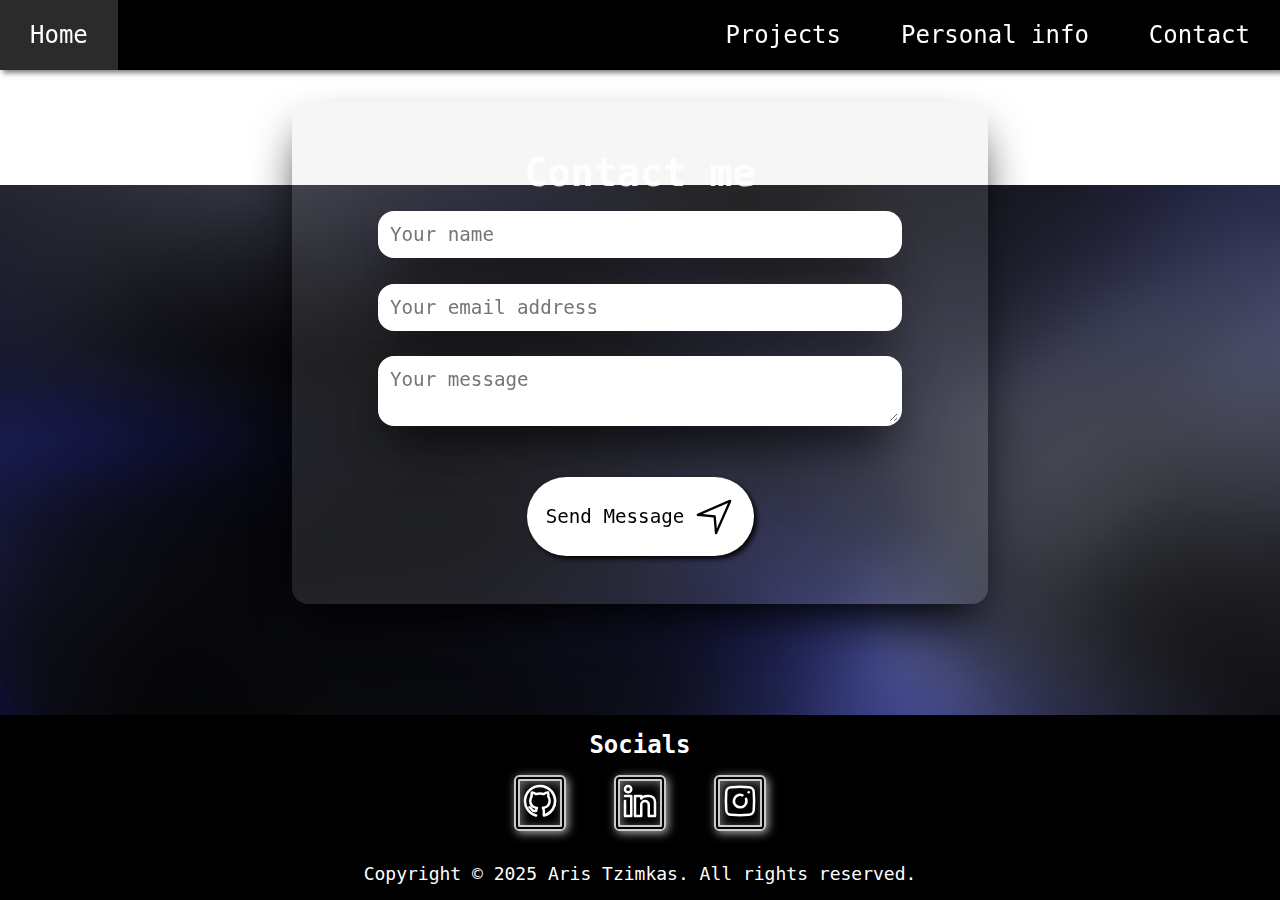
<file: contact.html>
<!DOCTYPE html>
<html lang="en">
<head>
    <meta charset="UTF-8">
    <meta name="viewport" content="width=device-width, initial-scale=1.0">
    <link rel="stylesheet" type="text/css" href="cssFile.css">
    <title>Aris Tzimkas | Contact</title>
</head>
<body>
    <nav class="navibar">
        <ul>
            <li><a href="index.html">Home</a></li>
            <li class="hideOnMobile"><a href="projects.html">Projects</a></li>
            <li class="hideOnMobile"><a href="personal_info.html">Personal info</a></li>
            <li class="hideOnMobile"><a href="contact.html">Contact</a></li>
            <li class="menu-button" onclick="showBar()"><a href="#"><svg xmlns="http://www.w3.org/2000/svg" height="32px" viewBox="0 -960 960 960" width="32px" fill="white"><path d="M120-240v-80h720v80H120Zm0-200v-80h720v80H120Zm0-200v-80h720v80H120Z"/></svg></a></li>
        </ul>
    </nav>
    <ul class="sidebar">
        <li onclick="hideBar()"><a href="#"><svg xmlns="http://www.w3.org/2000/svg" height="32px" viewBox="0 -960 960 960" width="32px" fill="white"><path d="m256-200-56-56 224-224-224-224 56-56 224 224 224-224 56 56-224 224 224 224-56 56-224-224-224 224Z"/></svg></a></li>
        <li><a href="index.html">Home</a></li>
        <li><a href="projects.html">Projects</a></li>
        <li><a href="personal_info.html">Personal info</a></li>
        <li><a href="contact.html">Contact</a></li>
    </ul>

    <main>
        <div class="content">
            <form action="https://api.web3forms.com/submit" method="POST">
                <div class="card">
                    <h1>Contact me</h1>
                    <input type="hidden" name="access_key" value="a963eeff-136f-45c5-b924-a88f6c94491a">

                    <input type="text" name="name" id="name" placeholder="Your name" required>
                    <input type="email" name="email" id="email" placeholder="Your email address" required>
                    <textarea name="message" id="t1" placeholder="Your message"></textarea>
                    <button type="submit" class="submit-button">Send Message <img src="Images/send.svg" alt=""></button>
                </div>
            </form>
        </div>

    </main>
    <footer>
        <div>
            <h3>Socials</h3>
            <ul class="social-links">
                <li><a href="https://github.com/ArisTzimkas"><img src="Images/github.svg" alt="GitHub"></a></li>
                <li><a href="#"><img src="Images/linkedin.svg" alt="LinkedIn"></a></li>
                <li><a href="https://www.instagram.com/_tzimkas/"><img src="Images/instagram.svg" alt="instagram"></a></li>
            </ul>
            <p>Copyright &copy; 2025 Aris Tzimkas. All rights reserved.</p>
        </div> 
    </footer>
    <script src="three.r134.min.js"></script>
    <script src="vanta.fog.min.js"></script>
    
    <script src="app.js"></script>
</body>
</html>
</file>
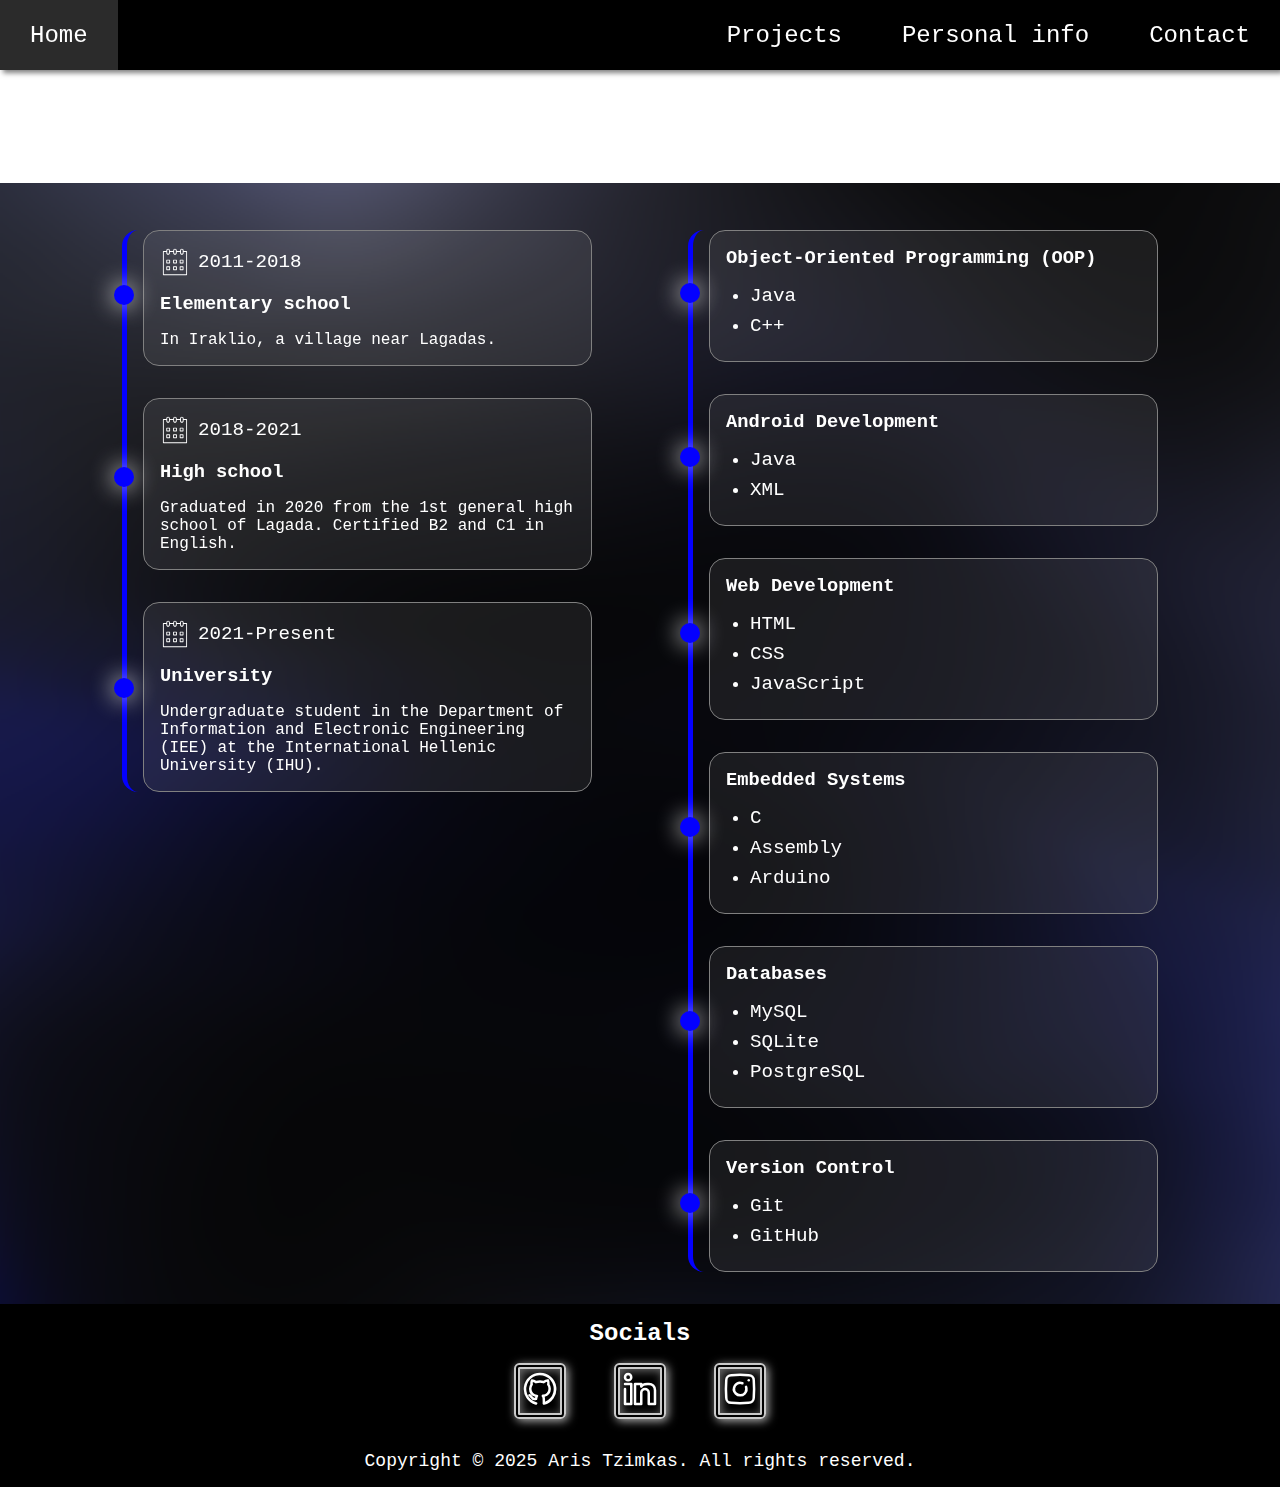
<file: personal_info.html>
<!DOCTYPE html>
<html lang="en">
<head>
    <meta charset="UTF-8">
    <meta name="viewport" content="width=device-width, initial-scale=1.0">
    <link rel="stylesheet" type="text/css" href="cssFile.css">
    <title>Aris Tzimkas | Personal info</title>
</head>
<body>
    <nav class="navibar">
        <ul>
            <li><a href="index.html">Home</a></li>
            <li class="hideOnMobile"><a href="projects.html">Projects</a></li>
            <li class="hideOnMobile"><a href="personal_info.html">Personal info</a></li>
            <li class="hideOnMobile"><a href="contact.html">Contact</a></li>
            <li class="menu-button" onclick="showBar()"><a href="#"><svg xmlns="http://www.w3.org/2000/svg" height="32px" viewBox="0 -960 960 960" width="32px" fill="white"><path d="M120-240v-80h720v80H120Zm0-200v-80h720v80H120Zm0-200v-80h720v80H120Z"/></svg></a></li>
        </ul>
    </nav>
    <ul class="sidebar">
        <li onclick="hideBar()"><a href="#"><svg xmlns="http://www.w3.org/2000/svg" height="32px" viewBox="0 -960 960 960" width="32px" fill="white"><path d="m256-200-56-56 224-224-224-224 56-56 224 224 224-224 56 56-224 224 224 224-56 56-224-224-224 224Z"/></svg></a></li>
        <li><a href="index.html">Home</a></li>
        <li><a href="projects.html">Projects</a></li>
        <li><a href="personal_info.html">Personal info</a></li>
        <li><a href="contact.html">Contact</a></li>
    </ul>
    
    <main>
        <div class="content">
            <div class="personal_info">
                <div class="row">
                <div class="column">
                    <h2>
                        <img src="Images/education.svg" alt="education icon">
                        Education
                    </h2>
                    <div class="timeline-box">
                        <div class="content-box">
                            <div class="date">
                                <img src="Images/calendar.svg" alt="calendar icon">
                                2011-2018
                            </div>
                            <h3>Elementary school</h3>
                            <p>In Iraklio, a village near Lagadas.</p>
                        </div>
                    
                    
                        <div class="content-box">
                            <div class="date">
                                <img src="Images/calendar.svg" alt="calendar icon">
                                2018-2021
                            </div>
                            <h3>High school</h3>
                            <p>Graduated in 2020 from the 1st general high school of Lagada.
                                Certified B2 and C1 in English.
                            </p>
                        </div>
                    
                    
                        <div class="content-box">
                            <div class="date">
                                <img src="Images/calendar.svg" alt="calendar icon">
                                2021-Present
                            </div>
                            <h3>University</h3>
                            <p>Undergraduate student in the Department of Information and Electronic Engineering (IEE) 
                            at the International Hellenic University (IHU).</p>
                        </div>
                    </div>
                </div>
                <div class="column">
                    <h2>
                        <img src="Images/experience.svg" alt="experience icon">
                        Experience
                    </h2>
                    <div class="timeline-box">
                        <div class="content-box">
                            <h3>Object-Oriented Programming (OOP)</h3>
                            <ul>
                                <li>Java</li>
                                <li>C++</li>
                            </ul>
                        </div>
                        <div class="content-box">
                            <h3>Android Development</h3>
                            <ul>
                                <li>Java</li>
                                <li>XML</li>
                            </ul>
                        </div>
                        <div class="content-box">
                            <h3>Web Development</h3>
                            <ul>
                                <li>HTML</li>
                                <li>CSS</li>
                                <li>JavaScript</li>
                            </ul>
                        </div>
                        <div class="content-box">
                            <h3>Embedded Systems</h3>
                            <ul>
                                <li>C</li>
                                <li>Assembly</li>
                                <li>Arduino</li>
                            </ul>
                        </div>
                        <div class="content-box">
                            <h3>Databases</h3>
                            <ul>
                                <li>MySQL</li>
                                <li>SQLite</li>
                                <li>PostgreSQL</li>
                            </ul>
                        </div>
                        <div class="content-box">
                            <h3>Version Control</h3>
                            <ul>
                                <li>Git</li>
                                <li>GitHub</li>
                            </ul>
                        </div>
                    </div>
                </div>
            </div>
        </div>
    </div>

    </main>
    <footer>
        <div>
            <h3>Socials</h3>
            <ul class="social-links">
                <li><a href="https://github.com/ArisTzimkas"><img src="Images/github.svg" alt="GitHub"></a></li>
                <li><a href="#"><img src="Images/linkedin.svg" alt="LinkedIn"></a></li>
                <li><a href="https://www.instagram.com/_tzimkas/"><img src="Images/instagram.svg" alt="instagram"></a></li>
            </ul>
            <p>Copyright &copy; 2025 Aris Tzimkas. All rights reserved.</p>
        </div> 
    </footer>
    <script src="three.r134.min.js"></script>
    <script src="vanta.fog.min.js"></script>
    
    <script src="app.js"></script>
</body>
</html>
</file>
<file: cssFile.css>
*{
    margin: 0;
    padding: 0;
}

body{
    min-height: 100dvh;
    display: flex;
    flex-direction: column;
    margin: 0;
    
}

.navibar, .sidebar{
    background-color: rgb(0, 0, 0);
    backdrop-filter: blur(10px);
    box-shadow: 3px 3px 5px rgba(0,0,0,0.5);
}


.navibar ul, .sidebar{
    list-style: none;
    display: flex;
    justify-content: flex-end;
    align-items: center;
}
.navibar li, .sidebar li{
    height: 70px;
}

.navibar li:first-child, .sidebar li:first-child{
    margin-right: auto;
}
.navibar a, .sidebar a{
    height: 100%;
    padding: 0 30px;
    text-decoration: none;
    display: flex;
    align-items: center;
    color: white;
    font-family:consolas, monospace;
    font-size: clamp(1.3rem, 2vw, 1.5rem);
}

.navibar a:hover, .sidebar a:hover{
    background-color: rgba(68, 68, 68, 0.637);
}

.sidebar {
    position: fixed;
    top: 0;
    right: 0;
    height: 100vh;
    width: 250px;
    z-index: 999;
    background-color: rgba(48, 48, 48, 0.4);
    backdrop-filter: blur(10px); 
    box-shadow: -10px 0 10px rgba(0,0,0,0.1);
    display: none;
    flex-direction: column;
    align-items: flex-start;
    justify-content: flex-start;
}


.sidebar li{
    width: 100%;
}

.navibar .menu-button{
    display: none;
}

@media (max-width: 800px){
    .hideOnMobile{
        display: none;
    }
    .navibar .menu-button{
        display: block;
    }
    
}

main{
    flex: 1;
}



.content{
    width: min(90%, 1100px);
    margin: 0 auto;
    display: flex;
    flex-direction: column;
    align-items: center;
}

/*start of index.html styles*/
.profile{
    display: flex;
    background-color: rgba(192, 192, 192, 0.145);
    gap: 2rem;
    border-radius: 1rem;
    padding: 1.5rem;
    max-width: 1200px;
    margin: 6rem auto;
    box-shadow: 0 1.5rem 3rem -0.75rem hsl(0, 0%, 0%);

}
@media (max-width: 800px){
    .profile{
        flex-direction: column;
        align-items: center;
    }
}

.profile-left{
    display: flex;
    flex-direction: column;
    align-items: flex-start;
    gap: 1rem;
}

.avatar{
    width: 150px;
    height: 150px;
    border-radius: 10px;
    background-color: rgb(43, 47, 87);
    object-fit: cover;
}
.cv-button{
    display: inline-block;
    width: 150px;
    text-align: center;
    padding: 0.5rem 0;
    background-color: #005fa3;
    color: white;
    text-decoration: none;
    border-radius: 0.5rem;
    font-weight: bold;
}

.profile-right h2{
    flex: 1;
    color: rgba(255, 255, 255, 0.896);
    font-family:consolas, monospace;
    font-size: 2rem;
    margin-left: min(1rem, 1vw);
    
}
.profile-right p{
    margin: min(1rem, 1vw);
    color: rgba(255, 255, 255, 0.696);
    font-family:consolas, monospace;
    font-size: clamp(1rem, 3vw, 1.2rem);
}


.projects h2{
    color: rgba(255, 255, 255, 0.896);
    font-family:consolas, monospace;
    font-size: 2rem;
    width: fit-content;
    margin: 0 auto;
}


.slider-wrapper {
	position: relative;
    max-width: 1200px;
    margin: 2rem auto;
}

/* Slider resize for projects.html */
.slider-wrapper-projects {
	position: relative;
    width: 100%;
    margin: 2rem auto;
    border-radius: 1rem;
    box-shadow: 0 1.5rem 3rem -0.75rem hsl(0, 0%, 0%);

}

.slider {
	display: flex;
	aspect-ratio: 16 / 9;
	overflow-x: auto;
	scroll-snap-type: x mandatory;
	scroll-behavior: smooth;
	box-shadow: 0 1.5rem 3rem -0.75rem hsla(0, 0%, 0%, 0.25);
	border-radius: 0.5rem;
	-ms-overflow-style: none;
	scrollbar-width: none;
    -webkit-overflow-scrolling: touch;
}



.slider::-webkit-scrollbar {
	display: none;
}

.slider img {
	flex: 1 0 100%;
	scroll-snap-align: start;
	object-fit: cover;
    width: 100%;
}

.slider-nav {
	display: flex;
	column-gap: 1rem;
	position: absolute;
	bottom: 1.25rem;
	left: 50%;
	transform: translateX(-50%);
	z-index: 1;
}

.slider-nav button {
	width: 0.8rem;
	height: 0.8rem;
	border-radius: 50%;
	background-color: #3734ff;
  border:none;

}

.slider-nav :hover {
  background-color: white;
}
/*end of index.html styles*/

/*start of projects.html styles */
.proj h1{
    color: rgba(255, 255, 255, 0.896);
    font-family:consolas, monospace;
    font-size: clamp(1.7rem, 3vw, 3rem);;
    margin-top: 4rem;
    
}

.proj h3{
    color: rgba(255, 255, 255, 0.896);
    font-family:consolas, monospace;
    margin-bottom: 2rem;


}

.project-item {
    display: flex;
    background-color: rgba(192, 192, 192, 0.145);
    border-radius: 1rem;
    padding: 1.5rem;
    max-width: 1200px;
    margin: 8rem auto;
    gap: 2rem;    
    opacity: 0;
    transition: 2000ms ease;
    box-shadow: 0 1.5rem 3rem -0.75rem hsl(0, 0%, 0%);

}

.project-item.show{
    opacity: 1;
}

@media (max-width: 800px){
    .project-item{
        flex-direction: column;
    }
}

.project-item .left{
    flex:1;
}

.project-item .right{
    flex:1;
    margin: auto auto;
    text-align: center;
    h2{
        color: rgba(255, 255, 255, 0.896);
        font-family:consolas, monospace;
        font-size: 2rem;
    }
    p{
        margin: min(1rem, 1vw);
        color: rgba(255, 255, 255, 0.696);
        font-family:consolas, monospace;
        font-size: clamp(1rem, 3vw, 1.2rem);
        margin-bottom: 1rem;
    }
}

.probutton {
    position: relative;
    display: inline-flex;
    align-items: center;
    border: none;
    border-radius: 1000px;
    background-color: white;
    text-decoration: none;
    color: black;
    font-family: consolas, monospace;
    padding: 1em 2em;
    font-size: clamp(1rem, 3vw, 1.2rem);
    box-shadow: 3px 3px 5px rgba(0,0,0,0.9);
    cursor: pointer;
}
.probutton:hover {
    background-color: #3734ff;
    color: white;
    transition: background-color 0.3s ease;
    box-shadow: 3px 3px 5px rgba(255, 255, 255, 0);
    img{filter:invert(1);}
}
.probutton img{
    width: clamp(30px, 5vw, 40px);
    height: clamp(30px, 5vw, 40px);
    margin-left: 10px;
    vertical-align: middle;
}
/*end of projects.html styles */

/*start of contact.html styles */
.card{
    display: flex;
    flex-direction: column;
    align-items: center;
    background-color: rgba(192, 192, 192, 0.145);
    border-radius: 1rem;
    padding: 3rem;
    min-width: clamp(200px, 50vw, 600px);
    max-width: 1200px;
    margin: 2rem auto;
    box-shadow: 0 1.5rem 3rem -0.75rem hsl(0, 0%, 0%);
    transition: transform 0.3s ease;
}

.card h1{
    color: rgba(255, 255, 255, 0.896);
    font-family:consolas, monospace;
    font-size: clamp(1.7rem, 3vw, 3rem);
    margin-bottom: 1rem;
}

.card input, .card textarea{
    width: clamp(100px, 50vw, 500px);
    background-color: white;
    max-width: 600px;
    padding: 0.5rem;
    border-radius: 1rem;
    border: 4px solid white;
    font-family:consolas, monospace;
    font-size: clamp(1rem, 3vw, 1.2rem);
    margin-bottom: min(3rem, 2vw);
    box-shadow: 0 1.5rem 3rem -0.75rem hsla(0, 0%, 0%, 0.795);
    transition: border 0.3s ease, box-shadow 0.3s ease;
}

.card input:focus, .card textarea:focus{
    border: 4px solid #0400ff;
    outline: none;
    box-shadow: 0 1.5rem 3rem -0.75rem #0400ff;
    transition: border 0.3s ease, box-shadow 0.3s ease;
}

.card button{
    margin-top: clamp(1rem, 2vw, 2rem);
    position: relative;
    display: inline-flex;
    align-items: center;
    border: none;
    border-radius: 1000px;
    background-color: white;
    text-decoration: none;
    color: black;
    font-family: consolas, monospace;
    padding: 1em 1em;
    font-size: clamp(1rem, 3vw, 1.2rem);
    box-shadow: 3px 3px 5px rgba(0,0,0,0.9);
    cursor: pointer;
}

.card button:hover {
    background-color: #3734ff;
    color: white;
    transition: background-color 0.3s ease;
    box-shadow: 3px 3px 5px rgba(255, 255, 255, 0);
    img{filter:invert(1);}
}

.card img{
    width: clamp(30px, 5vw, 40px);
    height: clamp(30px, 5vw, 40px);
    margin-left: 10px;
    vertical-align: middle;
}
/*end of contact.html styles */


/*start of personal_info.html styles */

.personal_info {
    padding: 2rem;
    display: flex;
    justify-content: center;
    color: white;
    font-family:consolas, monospace;
    ul{
        padding-left: 1.5rem;
        list-style-type: disc;
        li{
            margin-bottom: 0.5rem;
            font-size: clamp(1rem, 3vw, 1.2rem);
        }
    }
}

.row {
    display: grid;
    grid-template-columns: repeat(auto-fit, minmax(300px, 1fr));
    gap: 6rem; 
    width: 100%;
    max-width: 1200px;
}

@media (max-width: 900px) {
    .personal_info .row {
        grid-template-columns: 1fr;
    }
    .column h2{
        margin-top: 4rem;
    }
    .row{
        gap: 2rem;
    }
}
.column h2{
    display: flex;
    justify-content: center;
    align-items: center;
    gap: 1rem;
    margin-bottom: 4rem;
    font-size: clamp(1.5rem, 3vw, 2rem);
    img{
        width: clamp(50px, 5vw, 160px);
        filter: invert(1);
    }
    
}


.date{
    display: flex;
    align-items: center;
    gap: 0.5rem;
    font-size: clamp(1rem, 3vw, 1.2rem);
}
.date img{
    width: clamp(20px, 3vw, 30px);
    filter: invert(1);
}

.content-box{
    position: relative;
    display: flex;
    flex-direction: column;
    gap: 1rem;
    padding: 1rem;
    background: rgba(192,192,192,0.1); 
    border-radius: 1rem;
    border: gray 1px solid;
    cursor: pointer;
}

.content-box:hover{
    box-shadow: 0 1.5rem 3rem -0.75rem #0400ff;
    border: 1px solid #0400ff;
    transition: 0.3s ease;
}

.timeline-box {
    display: flex;
    flex-direction: column;
    gap: 2rem;
    border-left: 5px solid #0400ff;
    padding-left: 1rem;
    border-radius: 1rem;
}

.content-box::before{
    position:absolute;
    content: "";
    width: 20px;
    height: 20px;
    background-color: #0400ff;
    border-radius: 50%;
    left: -30px;
    top: 40%;
    box-shadow: 0 0 25px #ffffff;
}
































































footer{
    background-color: rgb(0, 0, 0);
}

footer p{
    color: white;
    text-align: center;
    padding: 1rem;
    font-family:consolas, monospace;
    font-size: large;
}

footer h3{
    color: white;
    text-align: center;
    font-family:consolas, monospace;
    font-size: x-large;
    margin-top: 1rem;
}

footer .social-links {
    display: flex;
    justify-content: center;
    gap: 3rem;              
    padding: 1rem 0;
    
}

footer .social-links li {
    list-style: none;
    border: 6px double rgba(255, 255, 255, 0.788);
    box-shadow: 2px 2px 10px rgba(255, 255, 255, 0.692), inset 2px 2px 10px rgba(255, 255, 255, 0.411);
    border-radius: 10% ;
}

footer .social-links img {
    filter:invert(1);
    width: clamp(30px, 5vw, 40px);
    height: clamp(30px, 5vw, 40px);
    object-fit: contain;
    transition: transform 0.2s;
}

footer .social-links a:hover img {
    transform: scale(1.1);
    
}

footer .social-links li:hover {
    box-shadow: 2px 2px 10px #3734ff , inset 2px 2px 10px #3734ff ;
    border: 6px double #3734ff;
    transition: 500ms ease;
}
</file>
